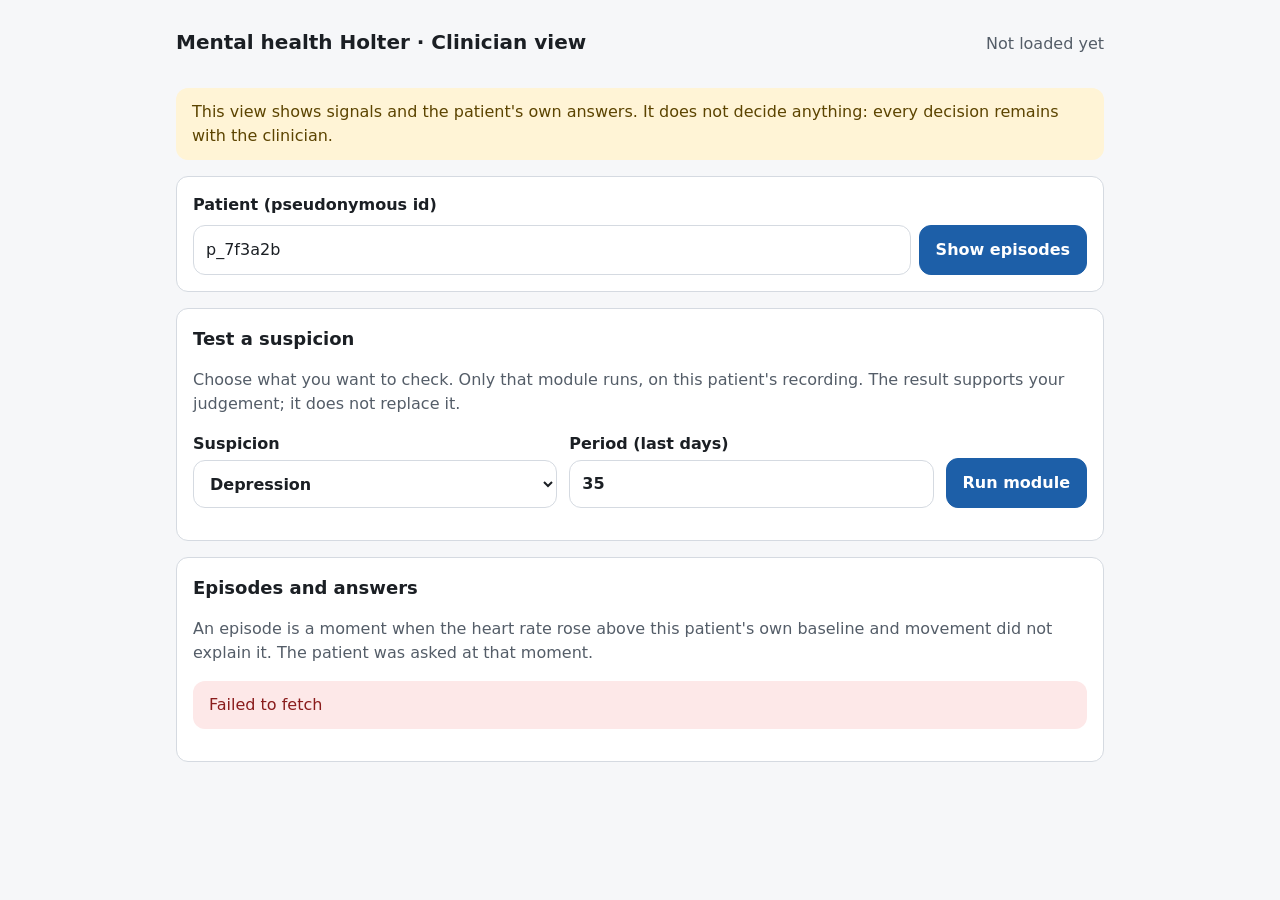
<file: frontend/clinician/index.html>
<!doctype html>
<html lang="en">
  <head>
    <meta charset="utf-8" />
    <meta name="viewport" content="width=device-width, initial-scale=1" />
    <title>Holter · Clinician</title>
    <link rel="stylesheet" href="../shared/styles.css" />
  </head>
  <body>
    <main class="page">
      <header class="page-header">
        <h1>Mental health Holter · Clinician view</h1>
        <p class="muted" id="last-updated" aria-live="polite">Not loaded yet</p>
      </header>

      <p class="notice">
        This view shows signals and the patient's own answers. It does not decide anything:
        every decision remains with the clinician.
      </p>

      <form id="patient-form" class="card" aria-label="Select patient">
        <label for="patient-input"><strong>Patient (pseudonymous id)</strong></label>
        <div style="display: flex; gap: 8px; margin-top: 8px; flex-wrap: wrap">
          <input
            id="patient-input"
            class="text-input"
            style="flex: 1 1 220px"
            pattern="p_[0-9a-f]{4,32}"
            required
            autocomplete="off"
          />
          <button class="button button--primary" type="submit">Show episodes</button>
        </div>
      </form>

      <section class="card" aria-labelledby="evidence-title">
        <h2 id="evidence-title">Test a suspicion</h2>
        <p class="muted">
          Choose what you want to check. Only that module runs, on this patient's recording.
          The result supports your judgement; it does not replace it.
        </p>
        <form id="module-form" class="module-form">
          <label>
            <span>Suspicion</span>
            <select name="suspicion" class="text-input">
              <option value="depression">Depression</option>
            </select>
          </label>
          <label>
            <span>Period (last days)</span>
            <input name="days" class="text-input" type="number" min="4" max="90" required />
          </label>
          <button class="button button--primary" type="submit">Run module</button>
        </form>
        <p id="module-status" class="muted" role="status" aria-live="polite"></p>
        <div id="module-output"></div>
      </section>

      <section class="card" aria-labelledby="timeline-title">
        <h2 id="timeline-title">Episodes and answers</h2>
        <p class="muted">
          An episode is a moment when the heart rate rose above this patient's own baseline
          and movement did not explain it. The patient was asked at that moment.
        </p>
        <p id="summary" class="muted"></p>
        <p id="load-error" class="notice notice--alert" role="alert" hidden></p>
        <ol id="timeline" class="timeline" aria-live="polite"></ol>
      </section>
    </main>
    <script type="module" src="clinician.js"></script>
  </body>
</html>
</file>
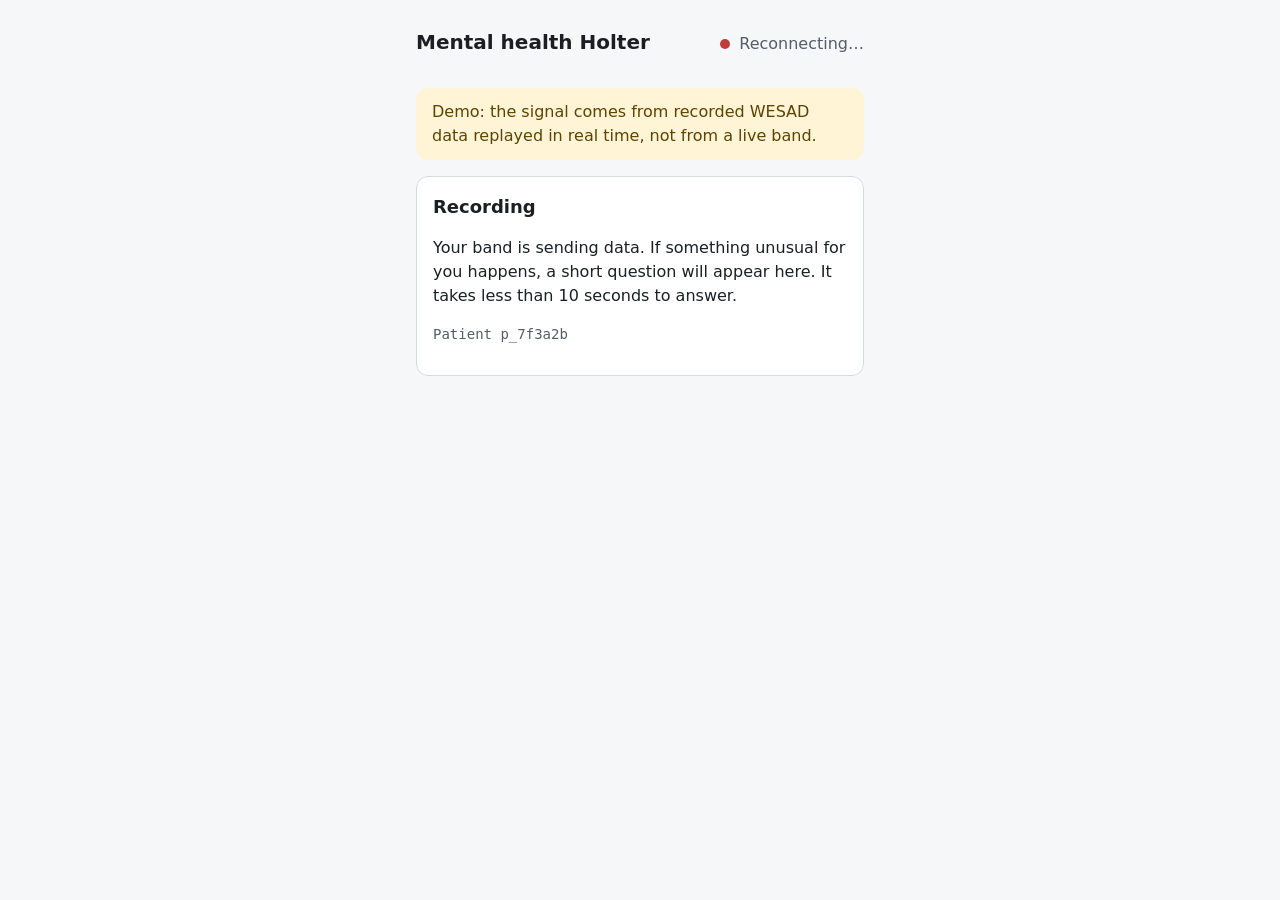
<file: frontend/patient/index.html>
<!doctype html>
<html lang="en">
  <head>
    <meta charset="utf-8" />
    <meta name="viewport" content="width=device-width, initial-scale=1" />
    <meta name="theme-color" content="#1d5fa8" />
    <title>Holter · Patient</title>
    <link rel="stylesheet" href="../shared/styles.css" />
  </head>
  <body>
    <main class="page page--narrow">
      <header class="page-header">
        <h1>Mental health Holter</h1>
        <p class="muted" aria-live="polite">
          <span id="connection-dot" class="status-dot" aria-hidden="true"></span>
          <span id="connection-text">Connecting…</span>
        </p>
      </header>

      <p id="replay-notice" class="notice" hidden>
        Demo: the signal comes from recorded WESAD data replayed in real time, not from a
        live band.
      </p>

      <!-- Idle state: nothing to answer. -->
      <section id="idle-card" class="card" aria-labelledby="idle-title">
        <h2 id="idle-title">Recording</h2>
        <p>
          Your band is sending data. If something unusual for you happens, a short question
          will appear here. It takes less than 10 seconds to answer.
        </p>
        <p class="muted mono">Patient <span id="patient-id"></span></p>
      </section>

      <!-- Safety protocol: shown only for extreme episodes (CLAUDE.md section 5.4). -->
      <section id="safety-card" class="card" aria-labelledby="safety-title" hidden>
        <h2 id="safety-title">Are you OK?</h2>
        <p>Your band picked up a very strong change. You decide what to do.</p>
        <div class="button-grid">
          <button id="safety-ok" class="button button--primary" type="button">I'm OK</button>
          <button id="safety-call" class="button button--alert" type="button">Call 112</button>
          <button id="safety-contact" class="button" type="button">
            Notify my trusted contact
          </button>
        </div>
        <p class="muted">
          Nothing is ever sent automatically. In this prototype the buttons only record your
          choice.
        </p>
      </section>

      <!-- In-the-moment question (CLAUDE.md section 5.1). -->
      <form id="question-card" class="card" aria-labelledby="question-title" hidden>
        <h2 id="question-title">Your band noticed a change</h2>
        <p id="episode-timing" class="muted mono" aria-live="polite"></p>

        <fieldset class="choice-group">
          <legend>What were you doing just now?</legend>
          <div class="button-grid" id="activity-options"></div>
          <label class="visually-hidden" for="activity-text">Anything else? (optional)</label>
          <input
            id="activity-text"
            class="text-input"
            type="text"
            maxlength="280"
            placeholder="Anything else? (optional)"
            style="margin-top: 8px"
          />
        </fieldset>

        <fieldset class="choice-group">
          <legend>How do you feel right now?</legend>
          <div class="button-grid" id="mood-options"></div>
          <p class="muted">1 = very bad · 5 = very good</p>
        </fieldset>

        <button id="send-answer" class="button button--primary" type="submit" disabled>
          Send
        </button>
        <p id="form-error" class="notice notice--alert" role="alert" hidden></p>
      </form>

      <p id="confirmation" class="notice notice--ok" role="status" hidden></p>
    </main>
    <script type="module" src="patient.js"></script>
  </body>
</html>
</file>
<file: frontend/shared/styles.css>
/*
 * Shared styles for the patient and clinician pages.
 *
 * Design rules (CLAUDE.md sections 1.7 and 5.5): calm clinical look, WCAG 2.1 AA
 * contrast in light and dark mode, large touch targets on the phone, and colour
 * never used as the only signal (every coloured tag also has text).
 */

:root {
  --color-background: #f6f7f9;
  --color-surface: #ffffff;
  --color-text: #1b1f24;
  --color-text-muted: #545d68;
  --color-border: #d5dae1;
  --color-accent: #1d5fa8;
  --color-accent-text: #ffffff;
  --color-focus: #f2b705;
  --color-notice-background: #fff4d6;
  --color-notice-text: #5c4400;
  --color-alert-background: #fde8e8;
  --color-alert-text: #8a1c1c;
  --color-ok-background: #e3f4ea;
  --color-ok-text: #1d5e36;
  --color-series: #1d5fa8;
  --color-band: rgba(84, 93, 104, 0.14);
  --color-grid: #e3e7ec;
  --radius: 12px;
  --space-1: 4px;
  --space-2: 8px;
  --space-3: 12px;
  --space-4: 16px;
  --space-5: 24px;
  --font-body: system-ui, -apple-system, "Segoe UI", Roboto, "Helvetica Neue", Arial, sans-serif;
  --font-mono: ui-monospace, "SF Mono", Menlo, Consolas, monospace;
  color-scheme: light dark;
}

@media (prefers-color-scheme: dark) {
  :root {
    --color-background: #111418;
    --color-surface: #1b2027;
    --color-text: #e8ebef;
    --color-text-muted: #a9b2bd;
    --color-border: #343c47;
    --color-accent: #6aa8ef;
    --color-accent-text: #0b1520;
    --color-notice-background: #3b3112;
    --color-notice-text: #f6dc93;
    --color-alert-background: #3d1b1b;
    --color-alert-text: #f5b4b4;
    --color-ok-background: #173826;
    --color-ok-text: #a8e2bf;
    --color-series: #7db4f2;
    --color-band: rgba(169, 178, 189, 0.16);
    --color-grid: #2a313a;
  }
}

*,
*::before,
*::after {
  box-sizing: border-box;
}

body {
  margin: 0;
  background: var(--color-background);
  color: var(--color-text);
  font-family: var(--font-body);
  font-size: 1rem;
  line-height: 1.5;
}

:focus-visible {
  outline: 3px solid var(--color-focus);
  outline-offset: 2px;
}

.page {
  max-width: 960px;
  margin: 0 auto;
  padding: var(--space-4);
}

.page--narrow {
  max-width: 480px;
}

.page-header {
  display: flex;
  flex-wrap: wrap;
  align-items: baseline;
  justify-content: space-between;
  gap: var(--space-2);
  margin-bottom: var(--space-4);
}

.page-header h1 {
  margin: 0;
  font-size: 1.25rem;
}

.muted {
  color: var(--color-text-muted);
}

.mono {
  font-family: var(--font-mono);
  font-size: 0.875rem;
}

.card {
  background: var(--color-surface);
  border: 1px solid var(--color-border);
  border-radius: var(--radius);
  padding: var(--space-4);
  margin-bottom: var(--space-4);
}

.card h2 {
  margin-top: 0;
  font-size: 1.125rem;
}

.notice {
  background: var(--color-notice-background);
  color: var(--color-notice-text);
  border-radius: var(--radius);
  padding: var(--space-3) var(--space-4);
  margin-bottom: var(--space-4);
}

.notice--alert {
  background: var(--color-alert-background);
  color: var(--color-alert-text);
}

.notice--ok {
  background: var(--color-ok-background);
  color: var(--color-ok-text);
}

.status-dot {
  display: inline-block;
  width: 10px;
  height: 10px;
  border-radius: 50%;
  margin-right: var(--space-1);
  background: var(--color-text-muted);
}

.status-dot--live {
  background: #2e9d5b;
}

.status-dot--offline {
  background: #c23b3b;
}

.button {
  appearance: none;
  border: 1px solid var(--color-border);
  background: var(--color-surface);
  color: var(--color-text);
  border-radius: var(--radius);
  padding: var(--space-3) var(--space-4);
  font: inherit;
  min-height: 48px;
  cursor: pointer;
}

.button--primary {
  background: var(--color-accent);
  border-color: var(--color-accent);
  color: var(--color-accent-text);
  font-weight: 600;
}

.button--alert {
  background: var(--color-alert-background);
  border-color: var(--color-alert-text);
  color: var(--color-alert-text);
  font-weight: 600;
}

.button:disabled {
  opacity: 0.5;
  cursor: not-allowed;
}

.button-grid {
  display: grid;
  grid-template-columns: repeat(auto-fit, minmax(120px, 1fr));
  gap: var(--space-2);
}

.choice-group {
  border: 0;
  margin: 0 0 var(--space-4);
  padding: 0;
}

.choice-group legend {
  font-weight: 600;
  margin-bottom: var(--space-2);
}

.choice {
  position: relative;
}

.choice input {
  position: absolute;
  opacity: 0;
  inset: 0;
}

.choice label {
  display: flex;
  align-items: center;
  justify-content: center;
  min-height: 48px;
  padding: var(--space-2);
  border: 1px solid var(--color-border);
  border-radius: var(--radius);
  background: var(--color-surface);
  cursor: pointer;
  text-align: center;
}

.choice input:checked + label {
  border: 2px solid var(--color-accent);
  font-weight: 600;
}

.choice input:focus-visible + label {
  outline: 3px solid var(--color-focus);
  outline-offset: 2px;
}

.text-input {
  width: 100%;
  min-height: 48px;
  padding: var(--space-2) var(--space-3);
  border: 1px solid var(--color-border);
  border-radius: var(--radius);
  background: var(--color-surface);
  color: var(--color-text);
  font: inherit;
}

.tag {
  display: inline-block;
  padding: 2px var(--space-2);
  border-radius: 999px;
  font-size: 0.8125rem;
  font-weight: 600;
  border: 1px solid currentColor;
}

.tag--alert {
  color: var(--color-alert-text);
  background: var(--color-alert-background);
}

.tag--normal {
  color: var(--color-text-muted);
}

.timeline {
  list-style: none;
  margin: 0;
  padding: 0;
}

.timeline__item {
  border-left: 3px solid var(--color-border);
  padding: 0 0 var(--space-4) var(--space-4);
  position: relative;
}

.timeline__item--extreme {
  border-left-color: var(--color-alert-text);
}

.timeline__meta {
  display: flex;
  flex-wrap: wrap;
  gap: var(--space-2);
  align-items: center;
}

.definition-row {
  display: flex;
  flex-wrap: wrap;
  gap: var(--space-1) var(--space-4);
  margin: var(--space-2) 0 0;
}

.definition-row dt {
  color: var(--color-text-muted);
}

.definition-row dd {
  margin: 0;
  font-weight: 600;
}

.visually-hidden {
  position: absolute;
  width: 1px;
  height: 1px;
  overflow: hidden;
  clip: rect(0 0 0 0);
  white-space: nowrap;
}

/* ---- Evidence panel (F2-FE-01) ---- */

.module-form {
  display: flex;
  flex-wrap: wrap;
  gap: var(--space-3);
  align-items: flex-end;
}

.module-form label {
  display: flex;
  flex-direction: column;
  gap: var(--space-1);
  font-weight: 600;
  flex: 1 1 180px;
}

.outcome {
  border: 1px solid var(--color-border);
  border-left: 6px solid var(--color-accent);
  border-radius: var(--radius);
  padding: var(--space-3) var(--space-4);
  margin: var(--space-4) 0;
}

.outcome--not {
  border-left-color: var(--color-text-muted);
}

.outcome__title {
  margin: 0;
  font-size: 1.25rem;
  font-weight: 700;
}

.outcome__confidence {
  margin: var(--space-1) 0 var(--space-2);
  font-weight: 600;
}

.outcome__note {
  margin: 0 0 var(--space-2);
  color: var(--color-text-muted);
}

.evidence-legend {
  font-size: 0.875rem;
}

.evidence-grid {
  display: grid;
  grid-template-columns: repeat(auto-fit, minmax(320px, 1fr));
  gap: var(--space-4);
}

.evidence-card {
  border: 1px solid var(--color-border);
  border-radius: var(--radius);
  padding: var(--space-3);
  background: var(--color-surface);
}

.evidence-card--evidence {
  border: 2px solid var(--color-accent);
}

.evidence-card__header {
  display: flex;
  justify-content: space-between;
  align-items: center;
  gap: var(--space-2);
}

.evidence-card__title {
  margin: 0;
  font-size: 1rem;
}

.evidence-card__help {
  margin: var(--space-1) 0 var(--space-2);
  font-size: 0.8125rem;
}

.tag--evidence {
  color: var(--color-accent-text);
  background: var(--color-accent);
  border-color: var(--color-accent);
}

.evidence-chart {
  margin: 0;
}

.evidence-chart__svg {
  width: 100%;
  height: auto;
  display: block;
}

.evidence-chart__grid {
  stroke: var(--color-grid);
  stroke-width: 1;
}

.evidence-chart__axis {
  fill: var(--color-text-muted);
  font-size: 11px;
}

.evidence-chart__band {
  fill: var(--color-band);
}

.evidence-chart__median {
  stroke: var(--color-text-muted);
  stroke-width: 1;
  stroke-dasharray: 4 3;
}

.evidence-chart__line {
  fill: none;
  stroke: var(--color-series);
  stroke-width: 2;
  stroke-linejoin: round;
}

.evidence-chart__marker {
  fill: var(--color-series);
  stroke: var(--color-surface);
  stroke-width: 2;
}

.evidence-chart__marker--outside {
  fill: var(--color-surface);
  stroke: var(--color-series);
  stroke-width: 2;
}

.evidence-chart__hit {
  fill: transparent;
  cursor: default;
}

.evidence-chart__hit:focus-visible {
  outline: none;
  stroke: var(--color-focus);
  stroke-width: 3;
}

.evidence-chart__empty {
  padding: var(--space-5) 0;
  text-align: center;
}

.evidence-chart__table summary {
  cursor: pointer;
  font-size: 0.8125rem;
  color: var(--color-text-muted);
  margin-top: var(--space-2);
}

.evidence-chart__table table {
  border-collapse: collapse;
  font-size: 0.8125rem;
  margin-top: var(--space-2);
}

.evidence-chart__table th,
.evidence-chart__table td {
  padding: 2px var(--space-3) 2px 0;
  text-align: left;
}

.chart-tooltip {
  position: absolute;
  transform: translate(-50%, -100%);
  background: var(--color-text);
  color: var(--color-background);
  padding: var(--space-1) var(--space-2);
  border-radius: 6px;
  font-size: 0.8125rem;
  pointer-events: none;
  white-space: nowrap;
  z-index: 10;
}
</file>
